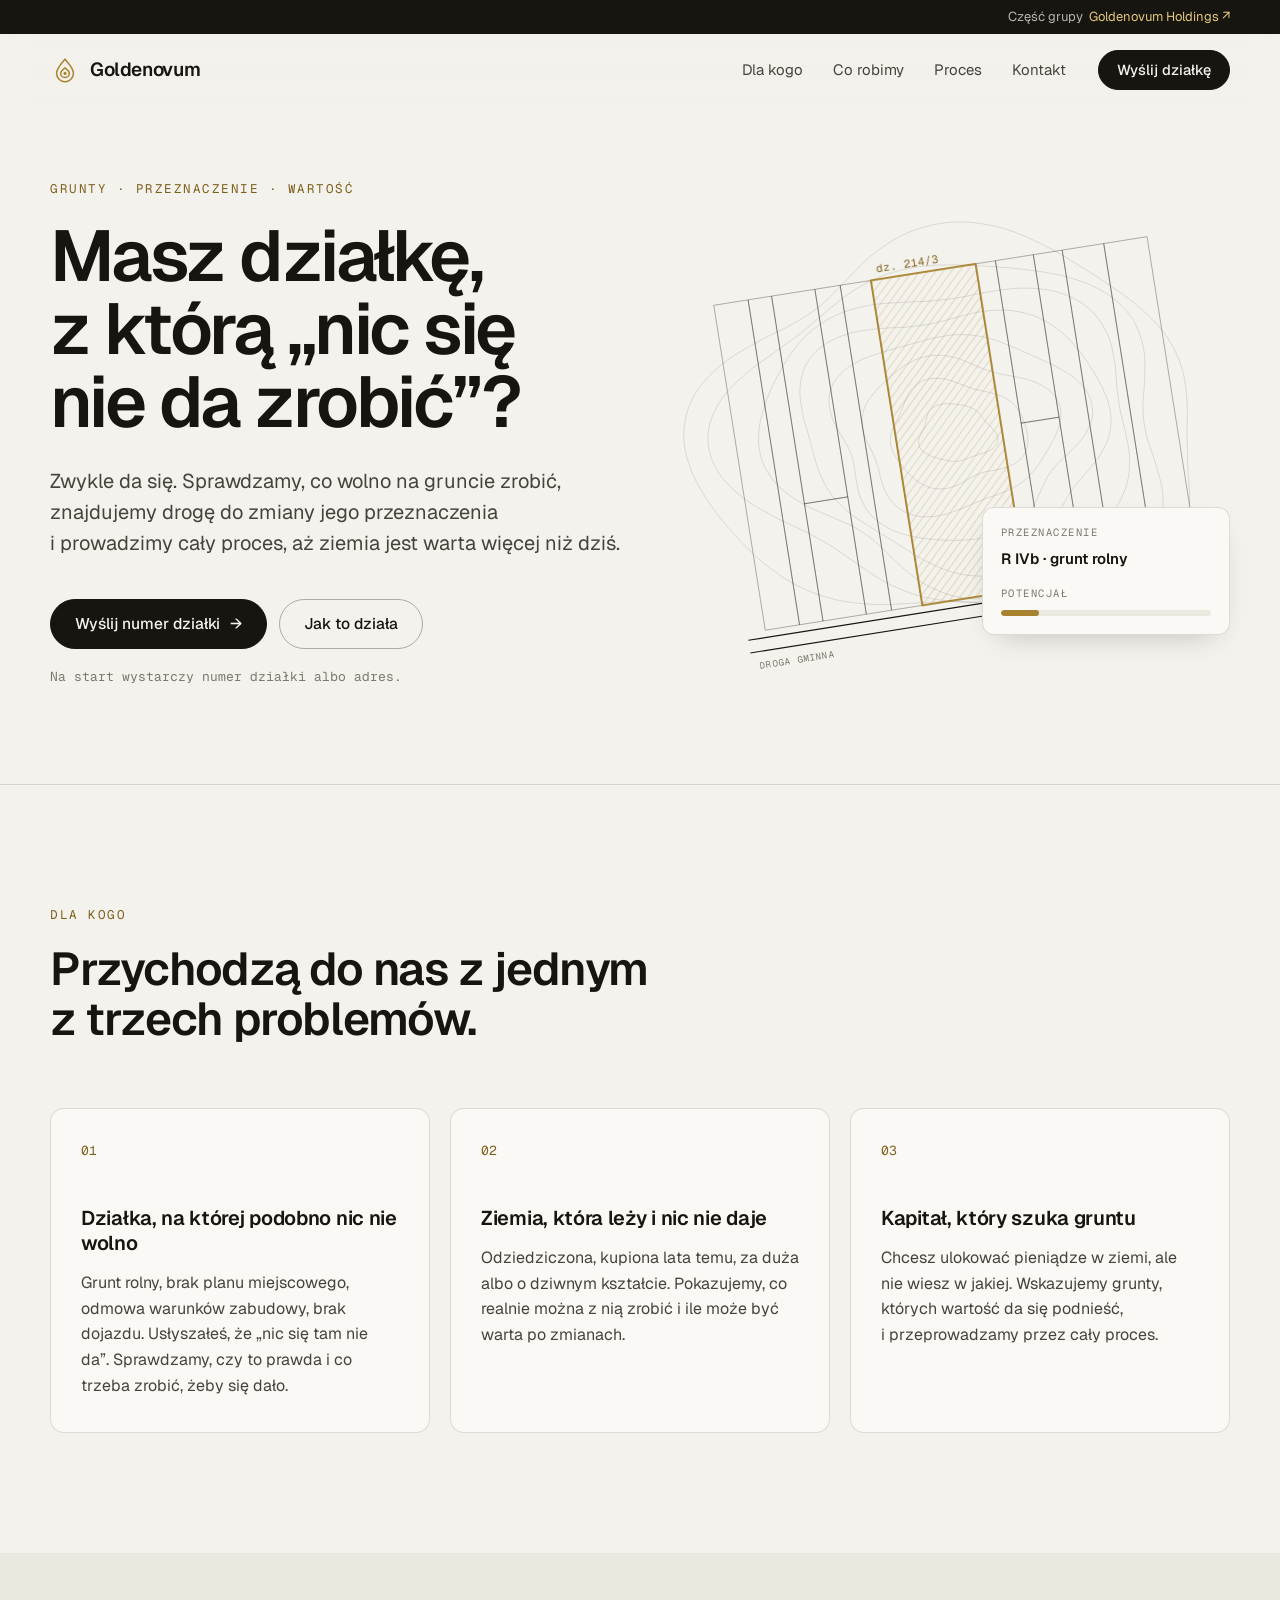
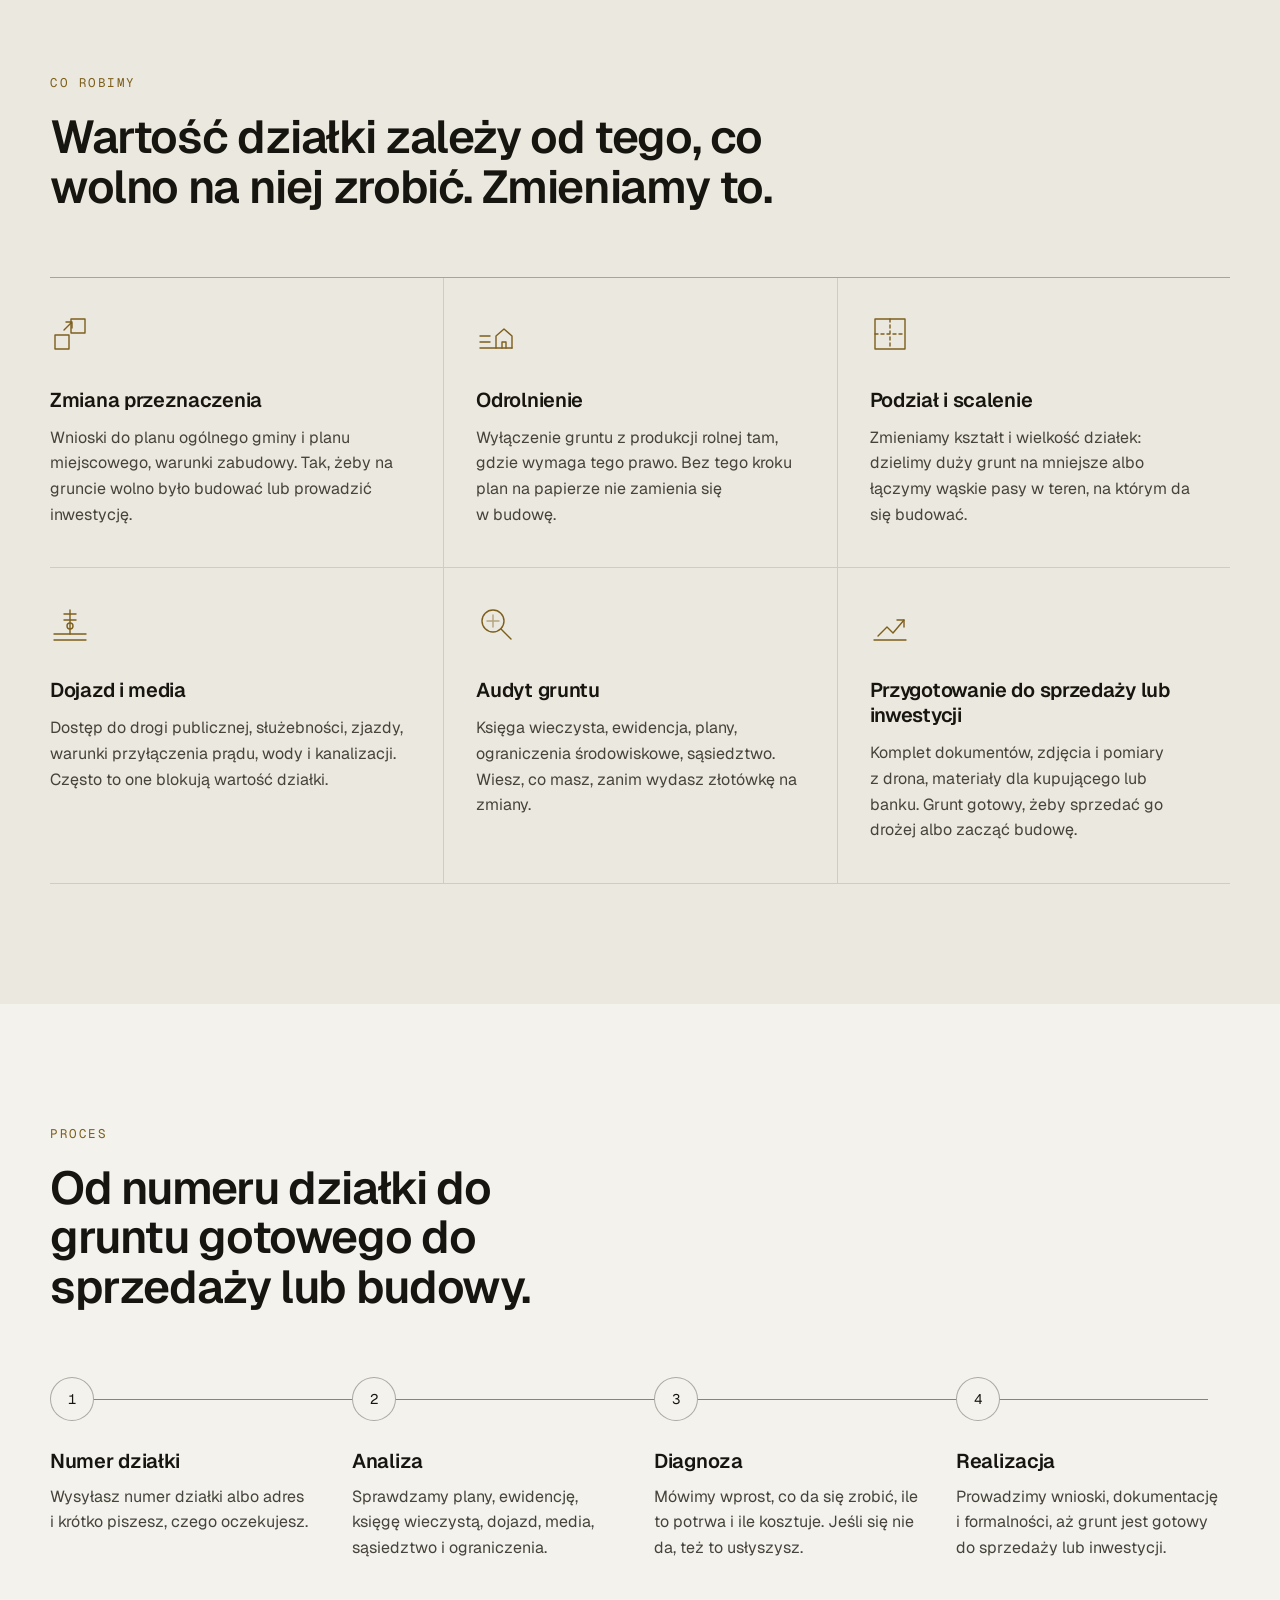
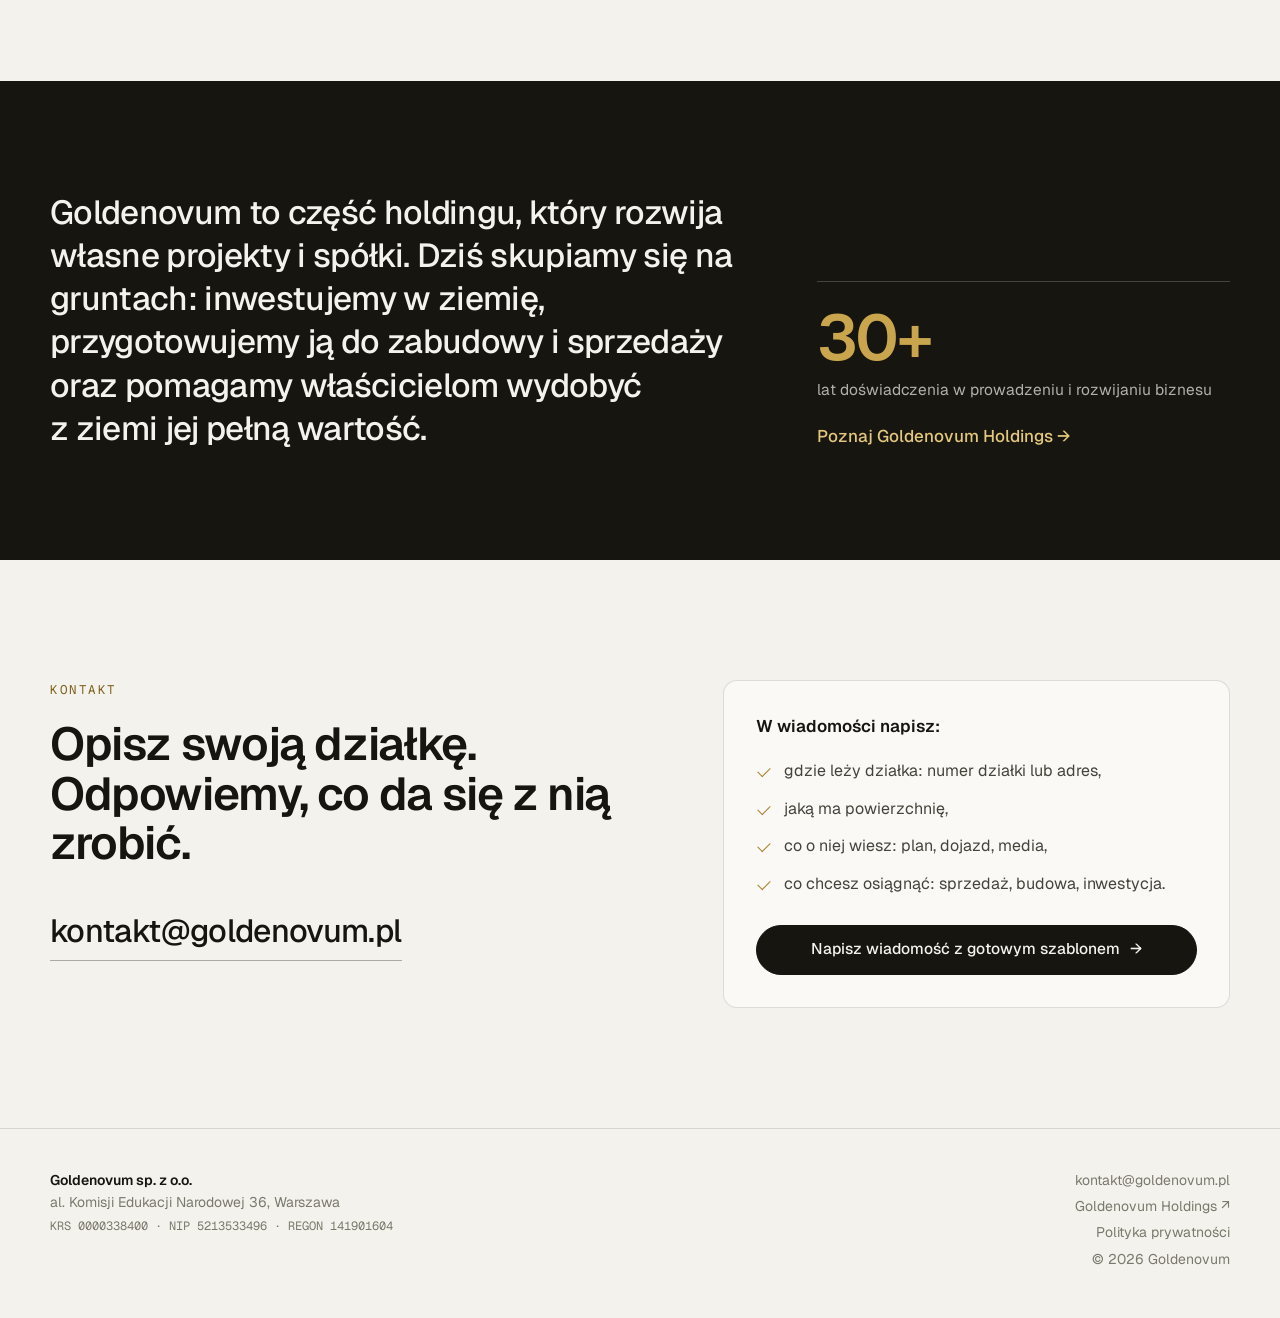
<file: index.html>
<!DOCTYPE html>
<html lang="pl">
<head>
<meta charset="utf-8"/>
<meta name="viewport" content="width=device-width, initial-scale=1"/>
<title>Goldenovum — podnosimy wartość gruntów</title>
<meta name="description" content="Masz działkę, z którą „nic się nie da zrobić”? Analizujemy grunty, zmieniamy ich przeznaczenie i przygotowujemy je do sprzedaży lub inwestycji."/>
<meta property="og:title" content="Goldenovum — podnosimy wartość gruntów"/>
<meta property="og:description" content="Analizujemy grunty, zmieniamy ich przeznaczenie i przygotowujemy je do sprzedaży lub inwestycji."/>
<meta property="og:type" content="website"/>
<meta name="theme-color" content="#f4f2ec"/>
<link rel="icon" href="/assets/favicon.svg" type="image/svg+xml"/>
<link rel="preconnect" href="https://fonts.googleapis.com"/>
<link rel="preconnect" href="https://fonts.gstatic.com" crossorigin/>
<link rel="stylesheet" href="https://fonts.googleapis.com/css2?family=Geist:wght@300..700&family=Geist+Mono:wght@400;500&display=swap"/>
<link rel="stylesheet" href="/assets/styles.css"/>
<script>document.documentElement.classList.add("js")</script>
</head>
<body>

<div class="topbar"><div class="wrap topbar__inner"><span>Część grupy</span> <a href="https://goldenovum.pl" data-holding-link>Goldenovum Holdings <span aria-hidden="true">↗</span></a></div></div>

<header class="header">
  <div class="wrap header__inner">
    <a class="brand" href="/" aria-label="Goldenovum — strona główna">
      <svg class="brand__mark" viewBox="0 0 32 32" aria-hidden="true"><path d="M16 4.5c3.6 4.2 9 9.6 9 15a9 9 0 0 1-18 0c0-5.4 5.4-10.8 9-15z"/><path d="M16 13.8c2.2 1.6 4.6 3.6 4.6 5.7a4.6 4.6 0 0 1-9.2 0c0-2.1 2.4-4.1 4.6-5.7z"/><circle cx="16" cy="19.6" r="1.7"/></svg>
      <span class="brand__name">Goldenovum</span>
    </a>
    <nav class="nav" aria-label="Nawigacja">
      <a href="#dla-kogo">Dla kogo</a>
      <a href="#co-robimy">Co robimy</a>
      <a href="#proces">Proces</a>
      <a href="#kontakt">Kontakt</a>
    </nav>
    <a class="btn btn--small" href="#kontakt">Wyślij działkę</a>
  </div>
</header>

<main>

  <!-- HERO -->
  <section class="hero">
    <div class="wrap hero__grid">
      <div class="hero__text">
        <p class="eyebrow">Grunty · Przeznaczenie · Wartość</p>
        <h1>Masz działkę, z&nbsp;którą „nic się nie da zrobić”?</h1>
        <p class="lead">Zwykle da się. Sprawdzamy, co wolno na gruncie zrobić, znajdujemy drogę do zmiany jego przeznaczenia i&nbsp;prowadzimy cały proces, aż ziemia jest warta więcej niż dziś.</p>
        <div class="hero__actions">
          <a class="btn" href="#kontakt">Wyślij numer działki <span aria-hidden="true">→</span></a>
          <a class="btn btn--ghost" href="#proces">Jak to działa</a>
        </div>
        <p class="hero__note">Na start wystarczy numer działki albo adres.</p>
      </div>

      <figure class="plan" aria-label="Animacja: działka rolna dostaje drogę dojazdową, zostaje podzielona i zmienia przeznaczenie na budowlane">
        <svg viewBox="0 0 600 500" aria-hidden="true">
          <defs>
            <pattern id="hatch" width="7" height="7" patternUnits="userSpaceOnUse" patternTransform="rotate(45)">
              <line x1="0" y1="0" x2="0" y2="7"/>
            </pattern>
          </defs>
          <g class="plan__contours" id="contours"></g>

          <g class="plan__map" transform="rotate(-9 300 250)">
            <!-- pas drogi gminnej -->
            <line class="plan__road" x1="40" y1="438" x2="560" y2="438"/>
            <line class="plan__road" x1="40" y1="452" x2="560" y2="452"/>
            <text class="plan__tiny" x="48" y="471">DROGA GMINNA</text>

            <!-- sąsiednie działki: długie, wąskie pasy rolne -->
            <g class="plan__parcels">
              <path d="M60 70H98V430H60Z"/>
              <path d="M98 70H124V430H98Z"/>
              <path d="M124 70H172V300H124Z"/>
              <path d="M124 300H172V430H124Z"/>
              <path d="M172 70H200V430H172Z"/>
              <path d="M200 70H234V430H200Z"/>
              <path d="M350 70H372V430H350Z"/>
              <path d="M372 70H414V250H372Z"/>
              <path d="M372 250H414V430H372Z"/>
              <path d="M414 70H446V430H414Z"/>
              <path d="M446 70H492V430H446Z"/>
              <path d="M492 70H540V430H492Z"/>
            </g>

            <!-- działka docelowa -->
            <g class="plan__target">
              <rect class="plan__hatch-bg" x="234" y="70" width="116" height="360"/>
              <rect class="plan__lot plan__lot--1" x="262" y="70"  width="88" height="90"/>
              <rect class="plan__lot plan__lot--2" x="262" y="160" width="88" height="90"/>
              <rect class="plan__lot plan__lot--3" x="262" y="250" width="88" height="90"/>
              <rect class="plan__lot plan__lot--4" x="262" y="340" width="88" height="90"/>

              <line class="plan__draw plan__access" pathLength="1" x1="262" y1="438" x2="262" y2="70"/>
              <line class="plan__draw plan__split plan__split--1" pathLength="1" x1="262" y1="160" x2="350" y2="160"/>
              <line class="plan__draw plan__split plan__split--2" pathLength="1" x1="262" y1="250" x2="350" y2="250"/>
              <line class="plan__draw plan__split plan__split--3" pathLength="1" x1="262" y1="340" x2="350" y2="340"/>

              <rect class="plan__outline" x="234" y="70" width="116" height="360"/>
              <text class="plan__id" x="242" y="62">dz. 214/3</text>
            </g>
          </g>
        </svg>

        <figcaption class="plan__card">
          <span class="plan__label">Przeznaczenie</span>
          <span class="plan__status">
            <span class="plan__before">R IVb · grunt rolny</span>
            <span class="plan__after">MN · zabudowa mieszkaniowa</span>
          </span>
          <span class="plan__label">Potencjał</span>
          <span class="plan__bar"><span></span></span>
        </figcaption>
      </figure>
    </div>
  </section>

  <!-- DLA KOGO -->
  <section class="section" id="dla-kogo">
    <div class="wrap">
      <div class="section__head" data-reveal>
        <p class="eyebrow">Dla kogo</p>
        <h2>Przychodzą do nas z&nbsp;jednym z&nbsp;trzech problemów.</h2>
      </div>
      <div class="cards">
        <article class="card" data-reveal>
          <span class="card__num">01</span>
          <h3>Działka, na której podobno nic nie wolno</h3>
          <p>Grunt rolny, brak planu miejscowego, odmowa warunków zabudowy, brak dojazdu. Usłyszałeś, że „nic się tam nie da”. Sprawdzamy, czy to prawda i&nbsp;co trzeba zrobić, żeby się dało.</p>
        </article>
        <article class="card" data-reveal>
          <span class="card__num">02</span>
          <h3>Ziemia, która leży i&nbsp;nic nie daje</h3>
          <p>Odziedziczona, kupiona lata temu, za duża albo o&nbsp;dziwnym kształcie. Pokazujemy, co realnie można z&nbsp;nią zrobić i&nbsp;ile może być warta po zmianach.</p>
        </article>
        <article class="card" data-reveal>
          <span class="card__num">03</span>
          <h3>Kapitał, który szuka gruntu</h3>
          <p>Chcesz ulokować pieniądze w&nbsp;ziemi, ale nie wiesz w&nbsp;jakiej. Wskazujemy grunty, których wartość da się podnieść, i&nbsp;przeprowadzamy przez cały proces.</p>
        </article>
      </div>
    </div>
  </section>

  <!-- CO ROBIMY -->
  <section class="section section--tint" id="co-robimy">
    <div class="wrap">
      <div class="section__head" data-reveal>
        <p class="eyebrow">Co robimy</p>
        <h2>Wartość działki zależy od tego, co wolno na niej zrobić. Zmieniamy to.</h2>
      </div>
      <div class="levers">
        <article class="lever" data-reveal>
          <svg class="lever__icon" viewBox="0 0 40 40" aria-hidden="true"><rect x="5" y="21" width="14" height="14"/><rect x="21" y="5" width="14" height="14"/><path d="M14 16l8-8M22 8h-6M22 8v6"/></svg>
          <h3>Zmiana przeznaczenia</h3>
          <p>Wnioski do planu ogólnego gminy i&nbsp;planu miejscowego, warunki zabudowy. Tak, żeby na gruncie wolno było budować lub prowadzić inwestycję.</p>
        </article>
        <article class="lever" data-reveal>
          <svg class="lever__icon" viewBox="0 0 40 40" aria-hidden="true"><path d="M4 34h32M4 28h10M4 22h10"/><path d="M20 34V22l8-7 8 7v12"/><path d="M26 34v-6h4v6"/></svg>
          <h3>Odrolnienie</h3>
          <p>Wyłączenie gruntu z&nbsp;produkcji rolnej tam, gdzie wymaga tego prawo. Bez tego kroku plan na papierze nie zamienia się w&nbsp;budowę.</p>
        </article>
        <article class="lever" data-reveal>
          <svg class="lever__icon" viewBox="0 0 40 40" aria-hidden="true"><rect x="5" y="5" width="30" height="30"/><path d="M20 5v30M5 20h30" stroke-dasharray="3 3"/></svg>
          <h3>Podział i&nbsp;scalenie</h3>
          <p>Zmieniamy kształt i&nbsp;wielkość działek: dzielimy duży grunt na mniejsze albo łączymy wąskie pasy w&nbsp;teren, na którym da się budować.</p>
        </article>
        <article class="lever" data-reveal>
          <svg class="lever__icon" viewBox="0 0 40 40" aria-hidden="true"><path d="M4 30h32M4 36h32"/><path d="M20 30V6"/><path d="M14 10h12M14 16h12"/><circle cx="20" cy="22" r="3"/></svg>
          <h3>Dojazd i&nbsp;media</h3>
          <p>Dostęp do drogi publicznej, służebności, zjazdy, warunki przyłączenia prądu, wody i&nbsp;kanalizacji. Często to one blokują wartość działki.</p>
        </article>
        <article class="lever" data-reveal>
          <svg class="lever__icon" viewBox="0 0 40 40" aria-hidden="true"><circle cx="17" cy="17" r="11"/><path d="M25 25l10 10"/><path d="M11 17h12M17 11v12" opacity=".5"/></svg>
          <h3>Audyt gruntu</h3>
          <p>Księga wieczysta, ewidencja, plany, ograniczenia środowiskowe, sąsiedztwo. Wiesz, co masz, zanim wydasz złotówkę na zmiany.</p>
        </article>
        <article class="lever" data-reveal>
          <svg class="lever__icon" viewBox="0 0 40 40" aria-hidden="true"><path d="M8 32l9-9 6 6 11-13"/><path d="M27 16h7v7"/><path d="M4 36h32"/></svg>
          <h3>Przygotowanie do sprzedaży lub inwestycji</h3>
          <p>Komplet dokumentów, zdjęcia i&nbsp;pomiary z&nbsp;drona, materiały dla kupującego lub banku. Grunt gotowy, żeby sprzedać go drożej albo zacząć budowę.</p>
        </article>
      </div>
    </div>
  </section>

  <!-- PROCES -->
  <section class="section" id="proces">
    <div class="wrap">
      <div class="section__head" data-reveal>
        <p class="eyebrow">Proces</p>
        <h2>Od numeru działki do gruntu gotowego do sprzedaży lub budowy.</h2>
      </div>
      <ol class="steps" data-reveal>
        <li class="step">
          <span class="step__num">1</span>
          <h3>Numer działki</h3>
          <p>Wysyłasz numer działki albo adres i&nbsp;krótko piszesz, czego oczekujesz.</p>
        </li>
        <li class="step">
          <span class="step__num">2</span>
          <h3>Analiza</h3>
          <p>Sprawdzamy plany, ewidencję, księgę wieczystą, dojazd, media, sąsiedztwo i&nbsp;ograniczenia.</p>
        </li>
        <li class="step">
          <span class="step__num">3</span>
          <h3>Diagnoza</h3>
          <p>Mówimy wprost, co da się zrobić, ile to potrwa i&nbsp;ile kosztuje. Jeśli się nie da, też to usłyszysz.</p>
        </li>
        <li class="step">
          <span class="step__num">4</span>
          <h3>Realizacja</h3>
          <p>Prowadzimy wnioski, dokumentację i&nbsp;formalności, aż grunt jest gotowy do sprzedaży lub inwestycji.</p>
        </li>
      </ol>
    </div>
  </section>

  <!-- O FIRMIE -->
  <section class="statement" id="o-firmie">
    <div class="wrap statement__grid" data-reveal>
      <p class="statement__text">Goldenovum to część holdingu, który rozwija własne projekty i&nbsp;spółki. Dziś skupiamy się na gruntach: inwestujemy w&nbsp;ziemię, przygotowujemy ją do zabudowy i&nbsp;sprzedaży oraz pomagamy właścicielom wydobyć z&nbsp;ziemi jej pełną wartość.</p>
      <div class="statement__stat">
        <span class="statement__num">30+</span>
        <span class="statement__cap">lat doświadczenia w&nbsp;prowadzeniu i&nbsp;rozwijaniu biznesu</span>
        <a class="statement__link" href="https://goldenovum.pl" data-holding-link>Poznaj Goldenovum Holdings <span aria-hidden="true">→</span></a>
      </div>
    </div>
  </section>

  <!-- KONTAKT -->
  <section class="section contact" id="kontakt">
    <div class="wrap contact__grid">
      <div data-reveal>
        <p class="eyebrow">Kontakt</p>
        <h2>Opisz swoją działkę.<br/>Odpowiemy, co da się z&nbsp;nią zrobić.</h2>
        <a class="contact__email" href="mailto:kontakt@goldenovum.pl">kontakt@goldenovum.pl</a>
      </div>
      <div class="contact__box" data-reveal>
        <p class="contact__box-title">W wiadomości napisz:</p>
        <ul class="checklist">
          <li>gdzie leży działka: numer działki lub adres,</li>
          <li>jaką ma powierzchnię,</li>
          <li>co o niej wiesz: plan, dojazd, media,</li>
          <li>co chcesz osiągnąć: sprzedaż, budowa, inwestycja.</li>
        </ul>
        <a class="btn btn--block" href="mailto:kontakt@goldenovum.pl?subject=Dzia%C5%82ka%20do%20analizy&amp;body=Lokalizacja%20%28numer%20dzia%C5%82ki%20lub%20adres%29%3A%0A%0APowierzchnia%3A%0A%0ACo%20o%20niej%20wiem%20%28plan%2C%20droga%2C%20media%29%3A%0A%0ACo%20chc%C4%99%20osi%C4%85gn%C4%85%C4%87%20%28sprzeda%C5%BC%20/%20budowa%20/%20inwestycja%29%3A%0A">Napisz wiadomość z&nbsp;gotowym szablonem <span aria-hidden="true">→</span></a>
      </div>
    </div>
  </section>

</main>

<footer class="footer">
  <div class="wrap footer__inner">
    <div>
      <p class="footer__name">Goldenovum sp. z o.o.</p>
      <p>al. Komisji Edukacji Narodowej 36, Warszawa</p>
      <p class="footer__ids">KRS 0000338400 · NIP 5213533496 · REGON 141901604</p>
    </div>
    <div class="footer__right">
      <a href="mailto:kontakt@goldenovum.pl">kontakt@goldenovum.pl</a>
      <a href="https://goldenovum.pl" data-holding-link>Goldenovum Holdings ↗</a>
      <a href="/polityka-prywatnosci">Polityka prywatności</a>
      <p>© <span data-year>2026</span> Goldenovum</p>
    </div>
  </div>
</footer>

<script src="/assets/main.js" defer></script>
</body>
</html>
</file>
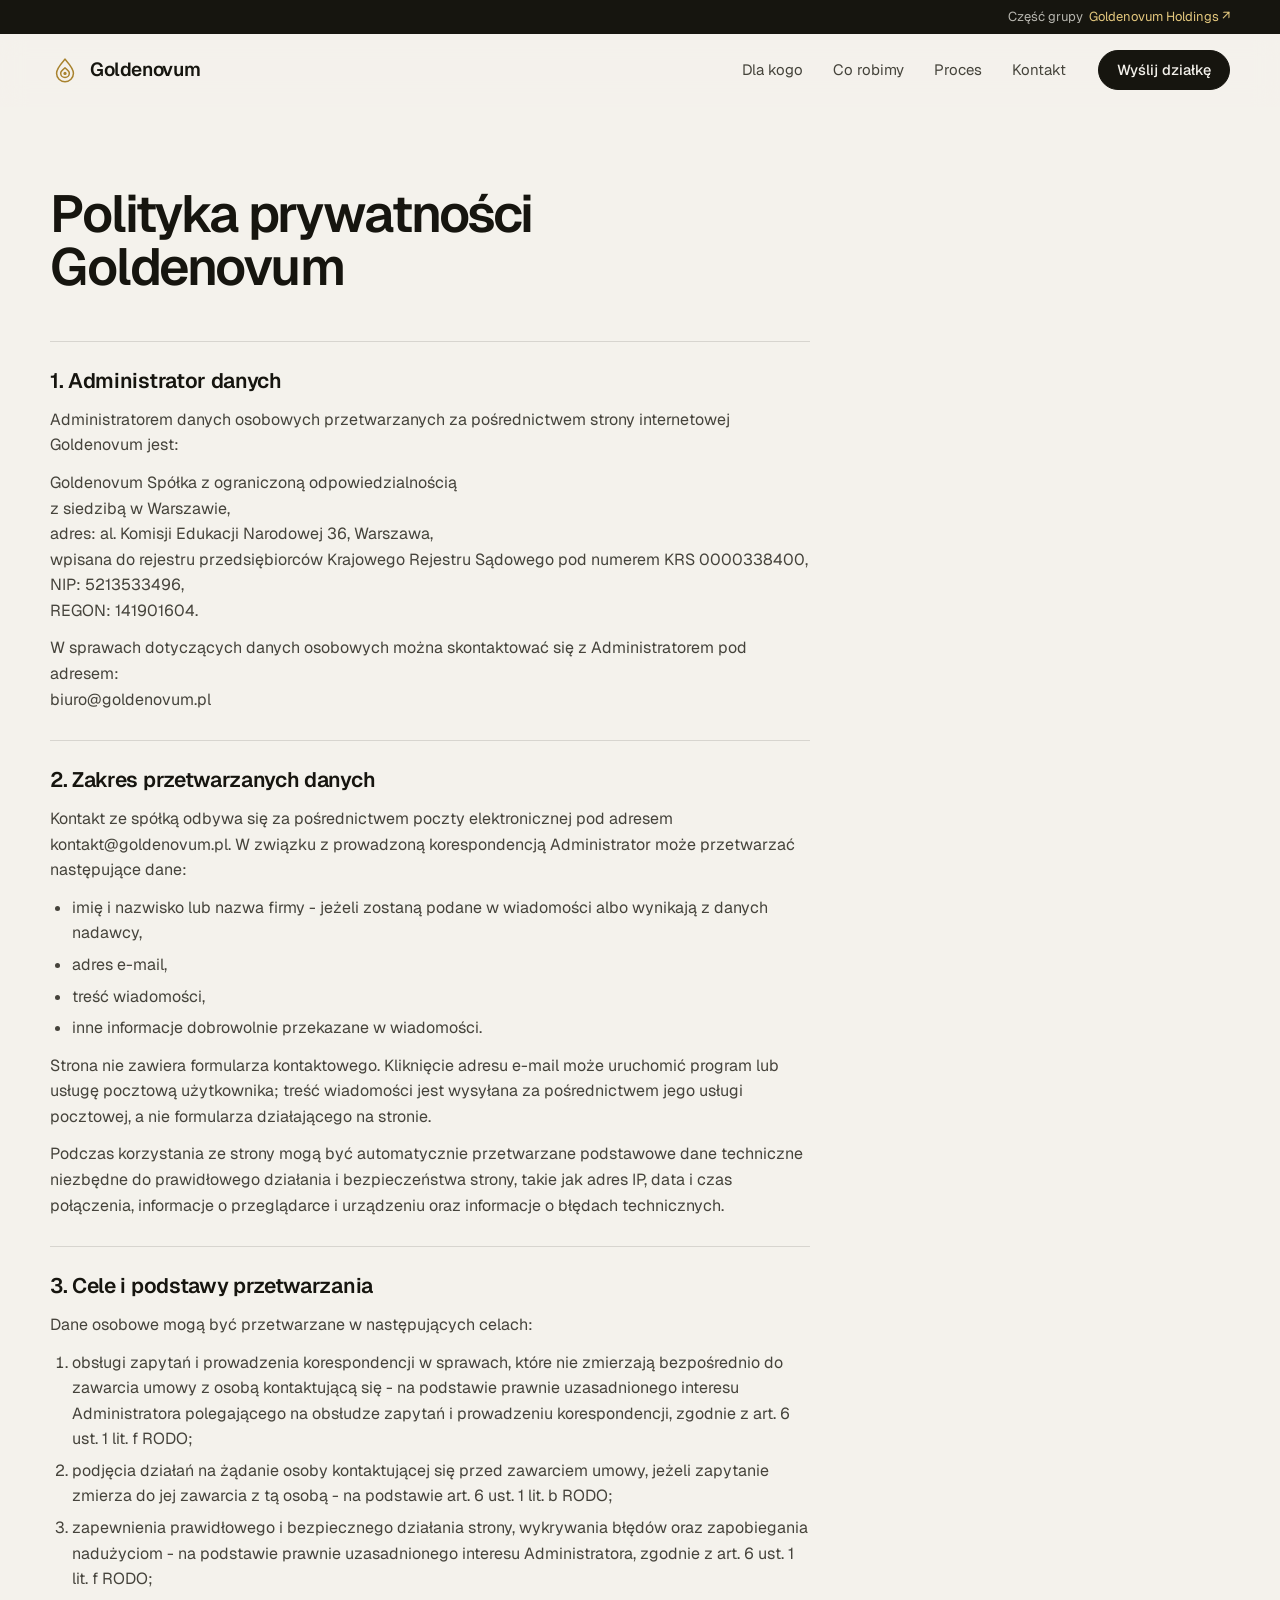
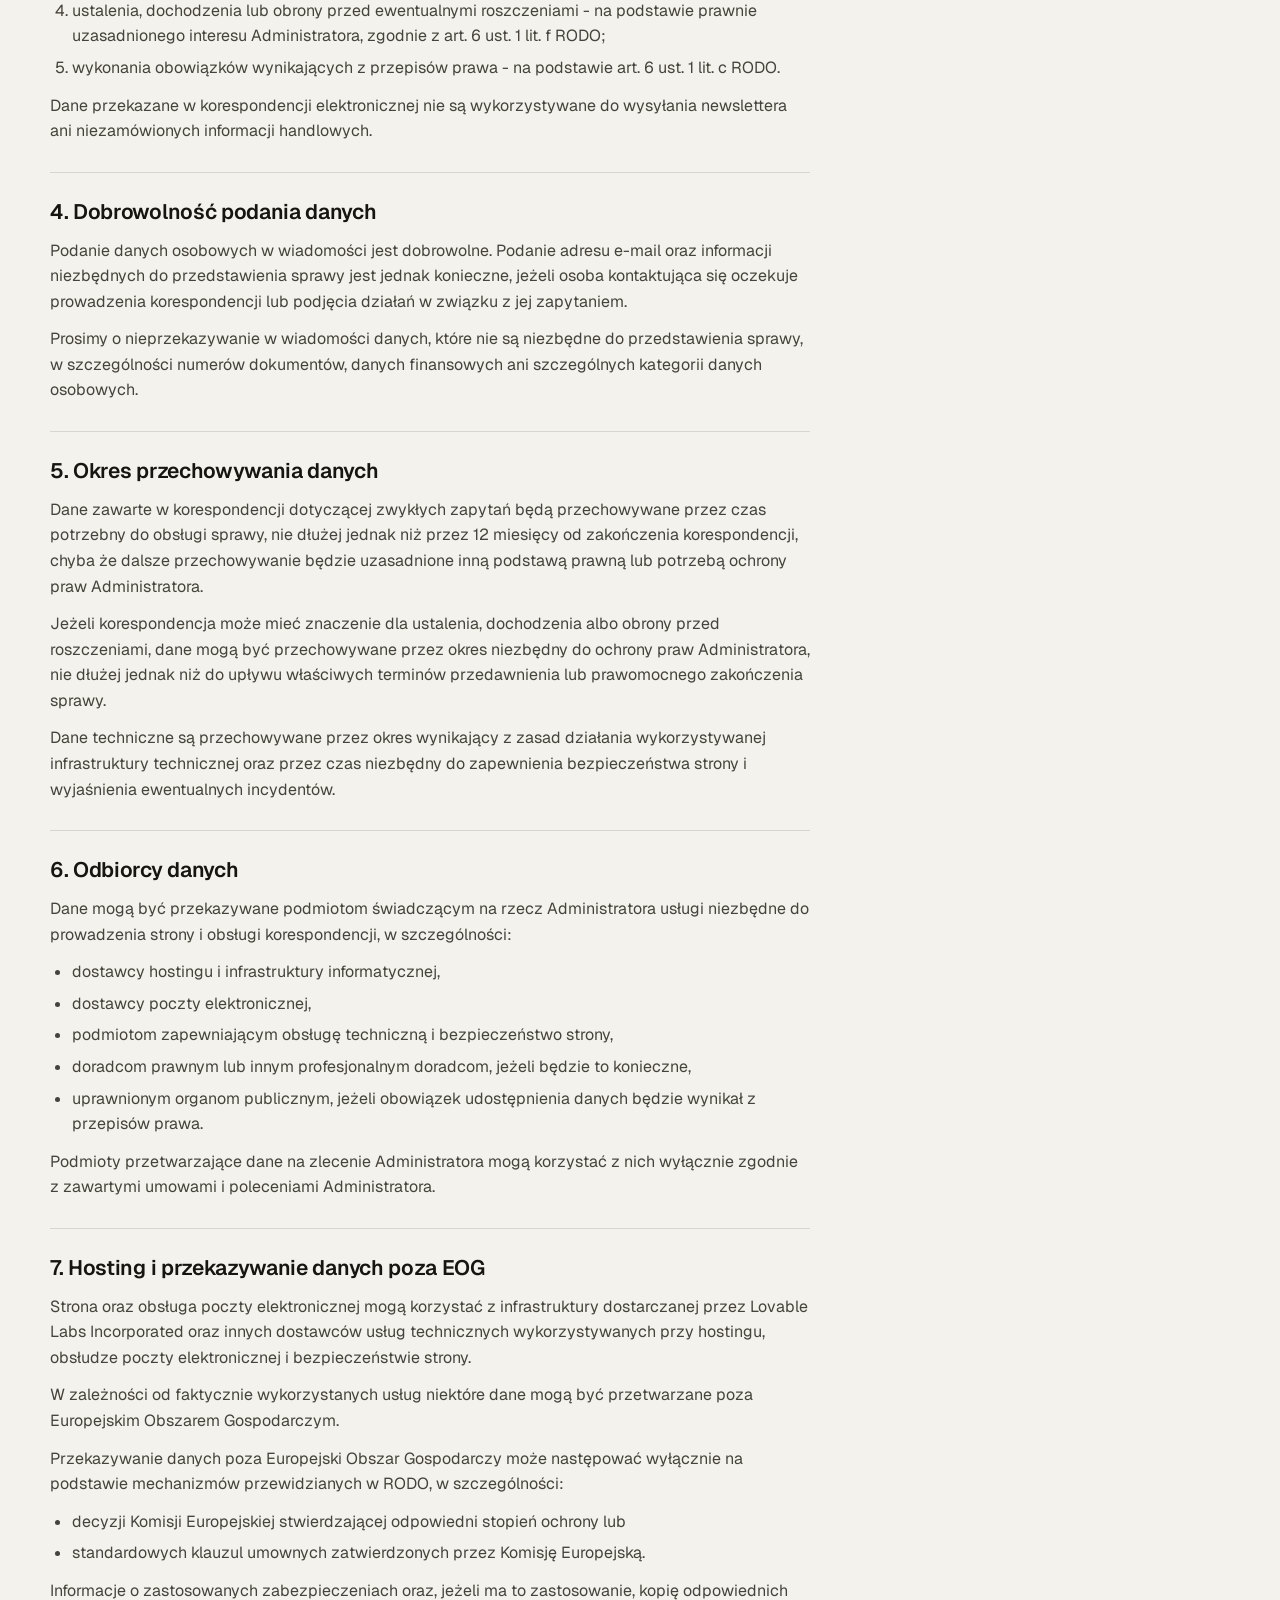
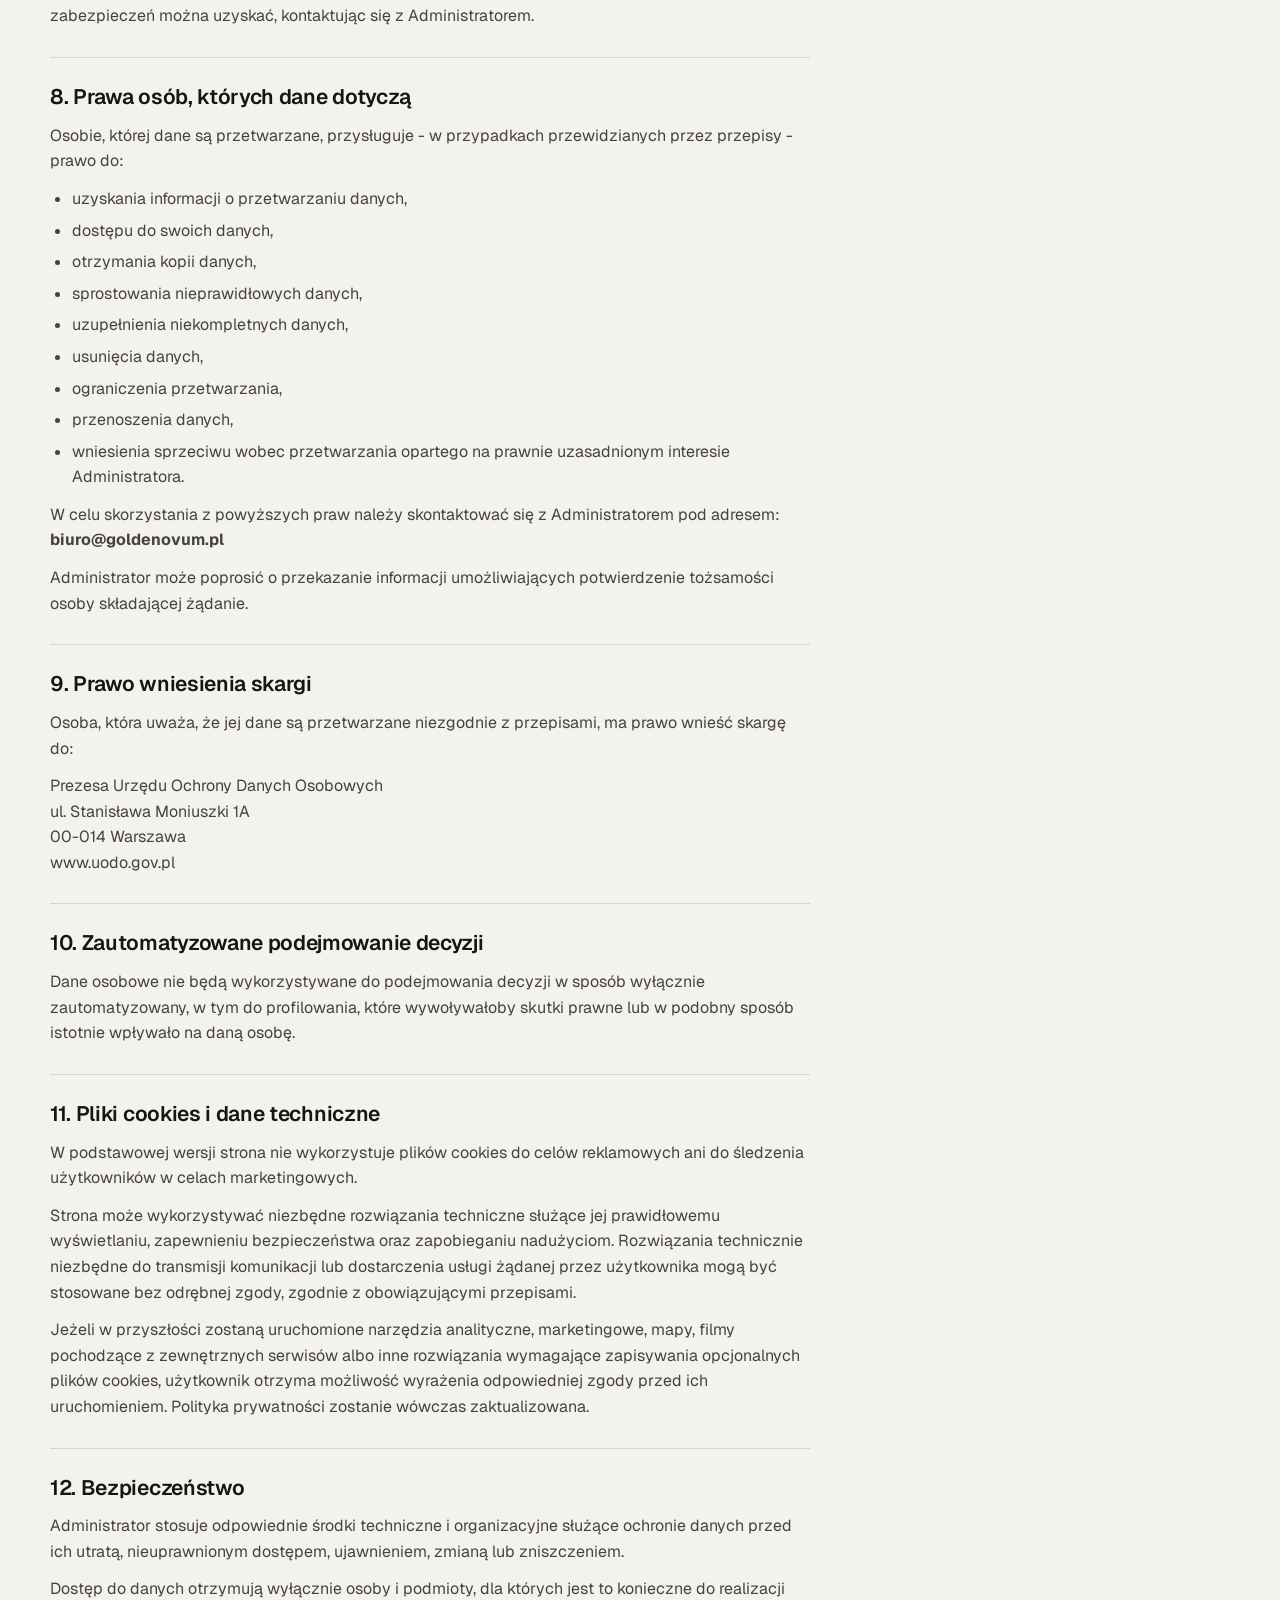
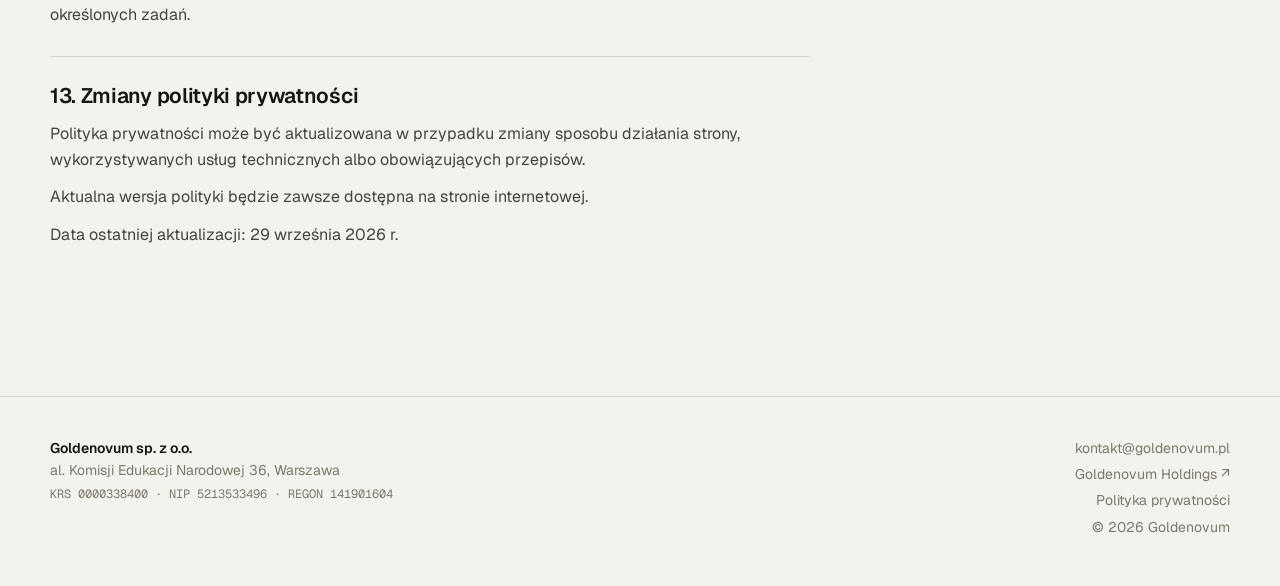
<file: polityka-prywatnosci.html>
<!DOCTYPE html>
<html lang="pl">
<head>
<meta charset="utf-8"/>
<meta name="viewport" content="width=device-width, initial-scale=1"/>
<title>Polityka prywatności — Goldenovum</title>
<meta name="description" content="Polityka prywatności strony Goldenovum."/>
<meta name="theme-color" content="#f4f2ec"/>
<link rel="icon" href="/assets/favicon.svg" type="image/svg+xml"/>
<link rel="preconnect" href="https://fonts.googleapis.com"/>
<link rel="preconnect" href="https://fonts.gstatic.com" crossorigin/>
<link rel="stylesheet" href="https://fonts.googleapis.com/css2?family=Geist:wght@300..700&family=Geist+Mono:wght@400;500&display=swap"/>
<link rel="stylesheet" href="/assets/styles.css"/>
<script>document.documentElement.classList.add("js")</script>
</head>
<body>

<div class="topbar"><div class="wrap topbar__inner"><span>Część grupy</span> <a href="https://goldenovum.pl" data-holding-link>Goldenovum Holdings <span aria-hidden="true">↗</span></a></div></div>

<header class="header">
  <div class="wrap header__inner">
    <a class="brand" href="/" aria-label="Goldenovum — strona główna">
      <svg class="brand__mark" viewBox="0 0 32 32" aria-hidden="true"><path d="M16 4.5c3.6 4.2 9 9.6 9 15a9 9 0 0 1-18 0c0-5.4 5.4-10.8 9-15z"/><path d="M16 13.8c2.2 1.6 4.6 3.6 4.6 5.7a4.6 4.6 0 0 1-9.2 0c0-2.1 2.4-4.1 4.6-5.7z"/><circle cx="16" cy="19.6" r="1.7"/></svg>
      <span class="brand__name">Goldenovum</span>
    </a>
    <nav class="nav" aria-label="Nawigacja">
      <a href="/#dla-kogo">Dla kogo</a>
      <a href="/#co-robimy">Co robimy</a>
      <a href="/#proces">Proces</a>
      <a href="/#kontakt">Kontakt</a>
    </nav>
    <a class="btn btn--small" href="/#kontakt">Wyślij działkę</a>
  </div>
</header>

<main class="legal">
  <div class="wrap">
    <article><h1>Polityka prywatności Goldenovum</h1><section><h2>1. Administrator danych</h2><p>Administratorem danych osobowych przetwarzanych za pośrednictwem strony internetowej Goldenovum jest:</p><p>Goldenovum Spółka z ograniczoną odpowiedzialnością<br/>z siedzibą w Warszawie,<br/>adres: al. Komisji Edukacji Narodowej 36, Warszawa,<br/>wpisana do rejestru przedsiębiorców Krajowego Rejestru Sądowego pod numerem KRS 0000338400,<br/>NIP: 5213533496,<br/>REGON: 141901604.</p><p>W sprawach dotyczących danych osobowych można skontaktować się z Administratorem pod adresem:<br/>biuro@goldenovum.pl</p></section><section><h2>2. Zakres przetwarzanych danych</h2><p>Kontakt ze spółką odbywa się za pośrednictwem poczty elektronicznej pod adresem kontakt@goldenovum.pl. W związku z prowadzoną korespondencją Administrator może przetwarzać następujące dane:</p><ul><li>imię i nazwisko lub nazwa firmy - jeżeli zostaną podane w wiadomości albo wynikają z danych nadawcy,</li><li>adres e-mail,</li><li>treść wiadomości,</li><li>inne informacje dobrowolnie przekazane w wiadomości.</li></ul><p>Strona nie zawiera formularza kontaktowego. Kliknięcie adresu e-mail może uruchomić program lub usługę pocztową użytkownika; treść wiadomości jest wysyłana za pośrednictwem jego usługi pocztowej, a nie formularza działającego na stronie.</p><p>Podczas korzystania ze strony mogą być automatycznie przetwarzane podstawowe dane techniczne niezbędne do prawidłowego działania i bezpieczeństwa strony, takie jak adres IP, data i czas połączenia, informacje o przeglądarce i urządzeniu oraz informacje o błędach technicznych.</p></section><section><h2>3. Cele i podstawy przetwarzania</h2><p>Dane osobowe mogą być przetwarzane w następujących celach:</p><ol><li>obsługi zapytań i prowadzenia korespondencji w sprawach, które nie zmierzają bezpośrednio do zawarcia umowy z osobą kontaktującą się - na podstawie prawnie uzasadnionego interesu Administratora polegającego na obsłudze zapytań i prowadzeniu korespondencji, zgodnie z art. 6 ust. 1 lit. f RODO;</li><li>podjęcia działań na żądanie osoby kontaktującej się przed zawarciem umowy, jeżeli zapytanie zmierza do jej zawarcia z tą osobą - na podstawie art. 6 ust. 1 lit. b RODO;</li><li>zapewnienia prawidłowego i bezpiecznego działania strony, wykrywania błędów oraz zapobiegania nadużyciom - na podstawie prawnie uzasadnionego interesu Administratora, zgodnie z art. 6 ust. 1 lit. f RODO;</li><li>ustalenia, dochodzenia lub obrony przed ewentualnymi roszczeniami - na podstawie prawnie uzasadnionego interesu Administratora, zgodnie z art. 6 ust. 1 lit. f RODO;</li><li>wykonania obowiązków wynikających z przepisów prawa - na podstawie art. 6 ust. 1 lit. c RODO.</li></ol><p>Dane przekazane w korespondencji elektronicznej nie są wykorzystywane do wysyłania newslettera ani niezamówionych informacji handlowych.</p></section><section><h2>4. Dobrowolność podania danych</h2><p>Podanie danych osobowych w wiadomości jest dobrowolne. Podanie adresu e-mail oraz informacji niezbędnych do przedstawienia sprawy jest jednak konieczne, jeżeli osoba kontaktująca się oczekuje prowadzenia korespondencji lub podjęcia działań w związku z jej zapytaniem.</p><p>Prosimy o nieprzekazywanie w wiadomości danych, które nie są niezbędne do przedstawienia sprawy, w szczególności numerów dokumentów, danych finansowych ani szczególnych kategorii danych osobowych.</p></section><section><h2>5. Okres przechowywania danych</h2><p>Dane zawarte w korespondencji dotyczącej zwykłych zapytań będą przechowywane przez czas potrzebny do obsługi sprawy, nie dłużej jednak niż przez 12 miesięcy od zakończenia korespondencji, chyba że dalsze przechowywanie będzie uzasadnione inną podstawą prawną lub potrzebą ochrony praw Administratora.</p><p>Jeżeli korespondencja może mieć znaczenie dla ustalenia, dochodzenia albo obrony przed roszczeniami, dane mogą być przechowywane przez okres niezbędny do ochrony praw Administratora, nie dłużej jednak niż do upływu właściwych terminów przedawnienia lub prawomocnego zakończenia sprawy.</p><p>Dane techniczne są przechowywane przez okres wynikający z zasad działania wykorzystywanej infrastruktury technicznej oraz przez czas niezbędny do zapewnienia bezpieczeństwa strony i wyjaśnienia ewentualnych incydentów.</p></section><section><h2>6. Odbiorcy danych</h2><p>Dane mogą być przekazywane podmiotom świadczącym na rzecz Administratora usługi niezbędne do prowadzenia strony i obsługi korespondencji, w szczególności:</p><ul><li>dostawcy hostingu i infrastruktury informatycznej,</li><li>dostawcy poczty elektronicznej,</li><li>podmiotom zapewniającym obsługę techniczną i bezpieczeństwo strony,</li><li>doradcom prawnym lub innym profesjonalnym doradcom, jeżeli będzie to konieczne,</li><li>uprawnionym organom publicznym, jeżeli obowiązek udostępnienia danych będzie wynikał z przepisów prawa.</li></ul><p>Podmioty przetwarzające dane na zlecenie Administratora mogą korzystać z nich wyłącznie zgodnie z zawartymi umowami i poleceniami Administratora.</p></section><section><h2>7. Hosting i przekazywanie danych poza EOG</h2><p>Strona oraz obsługa poczty elektronicznej mogą korzystać z infrastruktury dostarczanej przez Lovable Labs Incorporated oraz innych dostawców usług technicznych wykorzystywanych przy hostingu, obsłudze poczty elektronicznej i bezpieczeństwie strony.</p><p>W zależności od faktycznie wykorzystanych usług niektóre dane mogą być przetwarzane poza Europejskim Obszarem Gospodarczym.</p><p>Przekazywanie danych poza Europejski Obszar Gospodarczy może następować wyłącznie na podstawie mechanizmów przewidzianych w RODO, w szczególności:</p><ul><li>decyzji Komisji Europejskiej stwierdzającej odpowiedni stopień ochrony lub</li><li>standardowych klauzul umownych zatwierdzonych przez Komisję Europejską.</li></ul><p>Informacje o zastosowanych zabezpieczeniach oraz, jeżeli ma to zastosowanie, kopię odpowiednich zabezpieczeń można uzyskać, kontaktując się z Administratorem.</p></section><section><h2>8. Prawa osób, których dane dotyczą</h2><p>Osobie, której dane są przetwarzane, przysługuje - w przypadkach przewidzianych przez przepisy - prawo do:</p><ul><li>uzyskania informacji o przetwarzaniu danych,</li><li>dostępu do swoich danych,</li><li>otrzymania kopii danych,</li><li>sprostowania nieprawidłowych danych,</li><li>uzupełnienia niekompletnych danych,</li><li>usunięcia danych,</li><li>ograniczenia przetwarzania,</li><li>przenoszenia danych,</li><li>wniesienia sprzeciwu wobec przetwarzania opartego na prawnie uzasadnionym interesie Administratora.</li></ul><p>W celu skorzystania z powyższych praw należy skontaktować się z Administratorem pod adresem:<br/><strong>biuro@goldenovum.pl</strong></p><p>Administrator może poprosić o przekazanie informacji umożliwiających potwierdzenie tożsamości osoby składającej żądanie.</p></section><section><h2>9. Prawo wniesienia skargi</h2><p>Osoba, która uważa, że jej dane są przetwarzane niezgodnie z przepisami, ma prawo wnieść skargę do:</p><p>Prezesa Urzędu Ochrony Danych Osobowych<br/>ul. Stanisława Moniuszki 1A<br/>00-014 Warszawa<br/>www.uodo.gov.pl</p></section><section><h2>10. Zautomatyzowane podejmowanie decyzji</h2><p>Dane osobowe nie będą wykorzystywane do podejmowania decyzji w sposób wyłącznie zautomatyzowany, w tym do profilowania, które wywoływałoby skutki prawne lub w podobny sposób istotnie wpływało na daną osobę.</p></section><section><h2>11. Pliki cookies i dane techniczne</h2><p>W podstawowej wersji strona nie wykorzystuje plików cookies do celów reklamowych ani do śledzenia użytkowników w celach marketingowych.</p><p>Strona może wykorzystywać niezbędne rozwiązania techniczne służące jej prawidłowemu wyświetlaniu, zapewnieniu bezpieczeństwa oraz zapobieganiu nadużyciom. Rozwiązania technicznie niezbędne do transmisji komunikacji lub dostarczenia usługi żądanej przez użytkownika mogą być stosowane bez odrębnej zgody, zgodnie z obowiązującymi przepisami.</p><p>Jeżeli w przyszłości zostaną uruchomione narzędzia analityczne, marketingowe, mapy, filmy pochodzące z zewnętrznych serwisów albo inne rozwiązania wymagające zapisywania opcjonalnych plików cookies, użytkownik otrzyma możliwość wyrażenia odpowiedniej zgody przed ich uruchomieniem. Polityka prywatności zostanie wówczas zaktualizowana.</p></section><section><h2>12. Bezpieczeństwo</h2><p>Administrator stosuje odpowiednie środki techniczne i organizacyjne służące ochronie danych przed ich utratą, nieuprawnionym dostępem, ujawnieniem, zmianą lub zniszczeniem.</p><p>Dostęp do danych otrzymują wyłącznie osoby i podmioty, dla których jest to konieczne do realizacji określonych zadań.</p></section><section><h2>13. Zmiany polityki prywatności</h2><p>Polityka prywatności może być aktualizowana w przypadku zmiany sposobu działania strony, wykorzystywanych usług technicznych albo obowiązujących przepisów.</p><p>Aktualna wersja polityki będzie zawsze dostępna na stronie internetowej.</p><p>Data ostatniej aktualizacji: 29 września 2026 r.</p></section></article>
  </div>
</main>


<footer class="footer">
  <div class="wrap footer__inner">
    <div>
      <p class="footer__name">Goldenovum sp. z o.o.</p>
      <p>al. Komisji Edukacji Narodowej 36, Warszawa</p>
      <p class="footer__ids">KRS 0000338400 · NIP 5213533496 · REGON 141901604</p>
    </div>
    <div class="footer__right">
      <a href="mailto:kontakt@goldenovum.pl">kontakt@goldenovum.pl</a>
      <a href="https://goldenovum.pl" data-holding-link>Goldenovum Holdings ↗</a>
      <a href="/polityka-prywatnosci">Polityka prywatności</a>
      <p>© <span data-year>2026</span> Goldenovum</p>
    </div>
  </div>
</footer>

<script src="/assets/main.js" defer></script>
</body>
</html>
</file>
<file: assets/styles.css>
/* Goldenovum — style strony */

:root {
  --paper: #f4f2ec;
  --paper-2: #ebe8df;
  --card: #faf9f5;
  --ink: #16150f;
  --ink-2: #45433b;
  --muted: #7b786d;
  --line: rgba(22, 21, 15, .13);
  --line-strong: rgba(22, 21, 15, .32);
  --accent: #a8822e;
  --accent-ink: #7d5f1c;
  --accent-tint: rgba(168, 130, 46, .16);

  --font: "Geist", ui-sans-serif, system-ui, -apple-system, "Segoe UI", sans-serif;
  --mono: "Geist Mono", ui-monospace, "SFMono-Regular", Menlo, monospace;

  --wrap: 1180px;
  --gutter: 32px;
  --radius: 14px;
}

*, *::before, *::after { box-sizing: border-box; }

html { scroll-behavior: smooth; scroll-padding-top: 80px; -webkit-text-size-adjust: 100%; }

body {
  margin: 0;
  background: var(--paper);
  color: var(--ink);
  font-family: var(--font);
  font-size: 17px;
  line-height: 1.6;
  -webkit-font-smoothing: antialiased;
  text-rendering: optimizeLegibility;
}

h1, h2, h3, p, ul, ol { margin: 0; }
a { color: inherit; }

.wrap { width: min(100% - 2 * var(--gutter), var(--wrap)); margin-inline: auto; }

.eyebrow {
  font-family: var(--mono);
  font-size: 12.5px;
  letter-spacing: .12em;
  text-transform: uppercase;
  color: var(--accent-ink);
  margin-bottom: 20px;
}

h1 {
  font-size: clamp(40px, 5.6vw, 72px);
  line-height: 1.02;
  letter-spacing: -.035em;
  font-weight: 600;
  text-wrap: balance;
}

h2 {
  font-size: clamp(30px, 3.6vw, 46px);
  line-height: 1.08;
  letter-spacing: -.03em;
  font-weight: 600;
  text-wrap: balance;
}

h3 {
  font-size: 20px;
  line-height: 1.25;
  letter-spacing: -.015em;
  font-weight: 600;
}

/* Przyciski */

.btn {
  display: inline-flex;
  align-items: center;
  justify-content: center;
  gap: 10px;
  min-height: 50px;
  padding: 0 24px;
  border-radius: 999px;
  border: 1px solid var(--ink);
  background: var(--ink);
  color: var(--paper);
  font-size: 15.5px;
  font-weight: 500;
  text-decoration: none;
  transition: background .2s, color .2s, border-color .2s, transform .2s;
}
.btn:hover { background: var(--accent-ink); border-color: var(--accent-ink); }
.btn span { transition: transform .2s; }
.btn:hover span { transform: translateX(3px); }
.btn--ghost { background: transparent; color: var(--ink); border-color: var(--line-strong); }
.btn--ghost:hover { background: transparent; border-color: var(--ink); }
.btn--small { min-height: 40px; padding: 0 18px; font-size: 14.5px; }
.btn--block { width: 100%; }

a:focus-visible, .btn:focus-visible { outline: 2px solid var(--accent); outline-offset: 3px; }

/* Nagłówek */

.header {
  position: sticky;
  top: 0;
  z-index: 20;
  background: rgba(244, 242, 236, .86);
  -webkit-backdrop-filter: blur(12px);
  backdrop-filter: blur(12px);
  border-bottom: 1px solid transparent;
  transition: border-color .2s;
}
.header.is-scrolled { border-bottom-color: var(--line); }
.header__inner { display: flex; align-items: center; gap: 32px; height: 72px; }

.brand { display: inline-flex; align-items: center; gap: 10px; text-decoration: none; }
.brand__mark { width: 30px; height: 30px; fill: none; stroke: var(--accent); stroke-width: 1.6; }
.brand__mark circle { fill: var(--accent); stroke: none; }
.brand__name { font-size: 19px; font-weight: 600; letter-spacing: -.02em; }

.nav { display: flex; gap: 30px; margin-left: auto; }
.nav a { font-size: 15px; color: var(--ink-2); text-decoration: none; transition: color .2s; }
.nav a:hover { color: var(--ink); }

/* Hero */

.hero { padding: 72px 0 96px; border-bottom: 1px solid var(--line); overflow: hidden; }
.hero__grid { display: grid; grid-template-columns: minmax(0, 1.05fr) minmax(0, 1fr); gap: 56px; align-items: center; }
.lead { margin-top: 28px; font-size: 20px; line-height: 1.55; color: var(--ink-2); max-width: 34em; }
.hero__actions { display: flex; flex-wrap: wrap; gap: 12px; margin-top: 40px; }
.hero__note { margin-top: 18px; font-family: var(--mono); font-size: 13px; color: var(--muted); }

/* Animowany plan działek */

.plan { position: relative; margin: 0; }
.plan svg { display: block; width: 100%; height: auto; overflow: visible; }

.plan__contours path { fill: none; stroke: var(--line); stroke-width: 1; }
.plan__contours { animation: drift 30s ease-in-out infinite alternate; transform-origin: 300px 250px; }

.plan__parcels path { fill: none; stroke: var(--line-strong); stroke-width: 1; vector-effect: non-scaling-stroke; }
.plan__road { stroke: var(--ink); stroke-width: 1.2; }
.plan__tiny { font-family: var(--mono); font-size: 10px; letter-spacing: .14em; fill: var(--muted); }

#hatch line { stroke: var(--accent); stroke-width: 1; opacity: .55; }
.plan__hatch-bg { fill: url(#hatch); }
.plan__outline { fill: none; stroke: var(--accent); stroke-width: 2; }
.plan__id { font-family: var(--mono); font-size: 12px; fill: var(--accent-ink); }

.plan__lot { fill: var(--accent-tint); stroke: none; opacity: 0; }
.plan__draw { stroke: var(--ink); stroke-width: 1.4; stroke-dasharray: 1; stroke-dashoffset: 1; }
.plan__access { stroke: var(--ink); stroke-width: 3; }

.plan__card {
  position: absolute;
  right: 0;
  bottom: 6%;
  display: grid;
  gap: 6px;
  width: 248px;
  padding: 16px 18px 18px;
  background: var(--card);
  border: 1px solid var(--line);
  border-radius: 12px;
  box-shadow: 0 12px 32px -18px rgba(22, 21, 15, .35);
}
.plan__label { font-family: var(--mono); font-size: 10.5px; letter-spacing: .14em; text-transform: uppercase; color: var(--muted); }
.plan__label + .plan__bar { margin-top: 2px; }
.plan__status { position: relative; display: block; height: 24px; margin-bottom: 8px; font-weight: 600; font-size: 15px; }
.plan__before, .plan__after { position: absolute; inset: 0; white-space: nowrap; }
.plan__after { color: var(--accent-ink); opacity: 0; }
.plan__bar { display: block; height: 6px; border-radius: 6px; background: var(--paper-2); overflow: hidden; }
.plan__bar span { display: block; height: 100%; width: 18%; border-radius: inherit; background: var(--accent); }

/* Jedna pętla 12 s: dojazd → podział → nowe przeznaczenie → reset */
.plan__hatch-bg { animation: hatch 12s infinite both; }
.plan__access   { animation: draw-a 12s infinite both; }
.plan__split    { animation: draw-b 12s infinite both; }
.plan__split--2 { animation-delay: .25s; }
.plan__split--3 { animation-delay: .5s; }
.plan__lot      { animation: lot 12s infinite both; }
.plan__lot--2   { animation-delay: .2s; }
.plan__lot--3   { animation-delay: .4s; }
.plan__lot--4   { animation-delay: .6s; }
.plan__before   { animation: before 12s infinite both; }
.plan__after    { animation: after 12s infinite both; }
.plan__bar span { animation: bar 12s infinite both; }

@keyframes draw-a {
  0%, 8%   { stroke-dashoffset: 1; opacity: 1; }
  22%, 86% { stroke-dashoffset: 0; opacity: 1; }
  94%      { stroke-dashoffset: 0; opacity: 0; }
  100%     { stroke-dashoffset: 1; opacity: 0; }
}
@keyframes draw-b {
  0%, 24%  { stroke-dashoffset: 1; opacity: 1; }
  34%, 86% { stroke-dashoffset: 0; opacity: 1; }
  94%      { stroke-dashoffset: 0; opacity: 0; }
  100%     { stroke-dashoffset: 1; opacity: 0; }
}
@keyframes hatch {
  0%, 38%  { opacity: 1; }
  46%, 90% { opacity: 0; }
  100%     { opacity: 1; }
}
@keyframes lot {
  0%, 42%  { opacity: 0; }
  50%, 86% { opacity: 1; }
  94%, 100%{ opacity: 0; }
}
@keyframes before {
  0%, 40%  { opacity: 1; transform: none; }
  44%, 92% { opacity: 0; transform: translateY(-6px); }
  100%     { opacity: 1; transform: none; }
}
@keyframes after {
  0%, 42%  { opacity: 0; transform: translateY(6px); }
  46%, 90% { opacity: 1; transform: none; }
  96%, 100%{ opacity: 0; transform: translateY(6px); }
}
@keyframes bar {
  0%, 44%  { width: 18%; }
  60%, 88% { width: 86%; }
  100%     { width: 18%; }
}
@keyframes drift {
  from { transform: rotate(-2deg) scale(1); }
  to   { transform: rotate(3deg) scale(1.04); }
}

/* Sekcje */

.section { padding: 120px 0; }
.section--tint { background: var(--paper-2); }
.section__head { max-width: 760px; margin-bottom: 64px; }

.cards { display: grid; grid-template-columns: repeat(3, minmax(0, 1fr)); gap: 20px; }
.card {
  padding: 32px 30px 34px;
  background: var(--card);
  border: 1px solid var(--line);
  border-radius: var(--radius);
}
.card__num { display: block; margin-bottom: 44px; font-family: var(--mono); font-size: 13px; color: var(--accent-ink); }
.card h3 { margin-bottom: 14px; }
.card p { color: var(--ink-2); font-size: 16px; }

.levers { display: grid; grid-template-columns: repeat(3, minmax(0, 1fr)); border-top: 1px solid var(--line-strong); }
.lever { padding: 36px 32px 40px 0; border-bottom: 1px solid var(--line); }
.lever:not(:nth-child(3n + 1)) { padding-left: 32px; border-left: 1px solid var(--line); }
.lever__icon { width: 40px; height: 40px; margin-bottom: 26px; fill: none; stroke: var(--accent-ink); stroke-width: 1.4; stroke-linecap: round; stroke-linejoin: round; }
.lever h3 { margin-bottom: 12px; }
.lever p { color: var(--ink-2); font-size: 16px; }

.steps { list-style: none; padding: 0; display: grid; grid-template-columns: repeat(4, minmax(0, 1fr)); gap: 28px; position: relative; }
.steps::before {
  content: "";
  position: absolute;
  top: 22px;
  left: 22px;
  right: 22px;
  height: 1px;
  background: var(--line-strong);
}
.steps::after {
  content: "";
  position: absolute;
  top: 22px;
  left: 22px;
  height: 1px;
  width: 0;
  background: var(--accent);
  transition: width 1.6s cubic-bezier(.6, 0, .2, 1) .2s;
}
.steps.is-in::after { width: calc(100% - 44px); }
.step { position: relative; }
.step__num {
  display: grid;
  place-items: center;
  width: 44px;
  height: 44px;
  margin-bottom: 28px;
  border-radius: 50%;
  border: 1px solid var(--line-strong);
  background: var(--paper);
  font-family: var(--mono);
  font-size: 14px;
  position: relative;
  z-index: 1;
}
.step h3 { margin-bottom: 10px; }
.step p { color: var(--ink-2); font-size: 16px; }

.statement { background: var(--ink); color: var(--paper); padding: 110px 0; }
.statement__grid { display: grid; grid-template-columns: minmax(0, 1.7fr) minmax(0, 1fr); gap: 64px; align-items: end; }
.statement__text { font-size: clamp(24px, 2.6vw, 34px); line-height: 1.3; letter-spacing: -.02em; font-weight: 500; text-wrap: pretty; }
.statement__stat { display: grid; gap: 8px; padding-top: 24px; border-top: 1px solid rgba(244, 242, 236, .2); }
.statement__num { font-size: 64px; line-height: 1; font-weight: 600; letter-spacing: -.04em; color: #c9a54e; }
.statement__cap { color: rgba(244, 242, 236, .7); font-size: 15.5px; }

.contact__grid { display: grid; grid-template-columns: minmax(0, 1.2fr) minmax(0, 1fr); gap: 64px; align-items: start; }
.contact__email {
  display: inline-block;
  margin-top: 36px;
  font-size: clamp(22px, 2.6vw, 32px);
  font-weight: 500;
  letter-spacing: -.02em;
  text-decoration: none;
  border-bottom: 1px solid var(--line-strong);
  padding-bottom: 4px;
  transition: border-color .2s, color .2s;
  overflow-wrap: anywhere;
}
.contact__email:hover { color: var(--accent-ink); border-color: var(--accent); }
.contact__box { padding: 32px; background: var(--card); border: 1px solid var(--line); border-radius: var(--radius); }
.contact__box-title { font-weight: 600; margin-bottom: 18px; }
.checklist { list-style: none; padding: 0; display: grid; gap: 12px; margin-bottom: 28px; }
.checklist li { position: relative; padding-left: 28px; color: var(--ink-2); font-size: 16px; }
.checklist li::before {
  content: "";
  position: absolute;
  left: 2px;
  top: .55em;
  width: 12px;
  height: 7px;
  border-left: 1.5px solid var(--accent);
  border-bottom: 1.5px solid var(--accent);
  transform: rotate(-45deg);
}

/* Stopka */

.footer { border-top: 1px solid var(--line); padding: 40px 0 48px; font-size: 14px; color: var(--muted); }
.footer__inner { display: flex; justify-content: space-between; gap: 32px; flex-wrap: wrap; }
.footer__name { color: var(--ink); font-weight: 600; }
.footer__ids { font-family: var(--mono); font-size: 12px; margin-top: 4px; }
.footer__right { display: grid; gap: 4px; justify-items: end; text-align: right; }
.footer a { text-decoration: none; }
.footer a:hover { color: var(--ink); }

/* Polityka prywatności */

.legal { padding: 80px 0 120px; }
.legal article { max-width: 760px; }
.legal h1 { font-size: clamp(34px, 4.4vw, 52px); margin-bottom: 48px; }
.legal section { padding: 28px 0; border-top: 1px solid var(--line); }
.legal h2 { font-size: 21px; letter-spacing: -.015em; margin-bottom: 14px; }
.legal p, .legal li { color: var(--ink-2); font-size: 16px; }
.legal p + p, .legal ul, .legal ol, .legal ul + p, .legal ol + p { margin-top: 12px; }
.legal ul, .legal ol { padding-left: 22px; display: grid; gap: 6px; }

/* Pojawianie się przy przewijaniu */

.js [data-reveal] { opacity: 0; transform: translateY(18px); transition: opacity .7s ease, transform .7s ease; }
.js [data-reveal].is-in { opacity: 1; transform: none; }

/* Responsywność */

@media (max-width: 1020px) {
  .nav { display: none; }
  .header__inner { justify-content: space-between; }
  .hero__grid { grid-template-columns: 1fr; gap: 40px; }
  .plan { max-width: 620px; }
  .cards { grid-template-columns: 1fr; }
  .card__num { margin-bottom: 24px; }
  .levers { grid-template-columns: repeat(2, minmax(0, 1fr)); }
  .lever:not(:nth-child(3n + 1)) { padding-left: 0; border-left: 0; }
  .lever:nth-child(2n) { padding-left: 28px; border-left: 1px solid var(--line); }
  .steps { grid-template-columns: repeat(2, minmax(0, 1fr)); row-gap: 48px; }
  .steps::before, .steps::after { display: none; }
  .statement__grid, .contact__grid { grid-template-columns: 1fr; gap: 40px; }
}

@media (max-width: 640px) {
  :root { --gutter: 16px; }
  body { font-size: 16px; }
  .header__inner { height: 64px; }
  .hero { padding: 40px 0 64px; }
  .lead { font-size: 18px; }
  .hero__actions .btn { flex: 1 1 100%; }
  .plan__card { position: relative; right: auto; bottom: auto; width: 100%; margin-top: 8px; }
  .section { padding: 80px 0; }
  .section__head { margin-bottom: 40px; }
  .levers { grid-template-columns: 1fr; }
  .lever, .lever:nth-child(2n) { padding: 28px 0 32px; border-left: 0; }
  .steps { grid-template-columns: 1fr; row-gap: 36px; }
  .statement { padding: 80px 0; }
  .contact__box { padding: 24px; }
  .footer__right { justify-items: start; text-align: left; }
}

/* Ograniczony ruch: pokazujemy stan końcowy bez animacji */

@media (prefers-reduced-motion: reduce) {
  html { scroll-behavior: auto; }
  .plan__contours, .plan__hatch-bg, .plan__draw, .plan__lot, .plan__before, .plan__after, .plan__bar span { animation: none; }
  .plan__hatch-bg, .plan__before { opacity: 0; }
  .plan__draw { stroke-dashoffset: 0; }
  .plan__lot, .plan__after { opacity: 1; }
  .plan__bar span { width: 86%; }
  .steps::after { transition: none; }
  .js [data-reveal] { opacity: 1; transform: none; transition: none; }
}

/* Pasek grupy nad nagłówkiem */
.topbar { background: var(--ink); color: rgba(244, 242, 236, .72); font-size: 13px; }
.topbar__inner { display: flex; gap: 6px; align-items: center; justify-content: flex-end; height: 34px; }
.topbar a { color: #e3c77d; text-decoration: none; }
.topbar a:hover { color: var(--paper); }
.statement__link { margin-top: 12px; color: #e3c77d; text-decoration: none; font-weight: 500; }
.statement__link:hover { color: var(--paper); }
@media (max-width: 640px) { .topbar__inner { justify-content: center; } }
</file>
